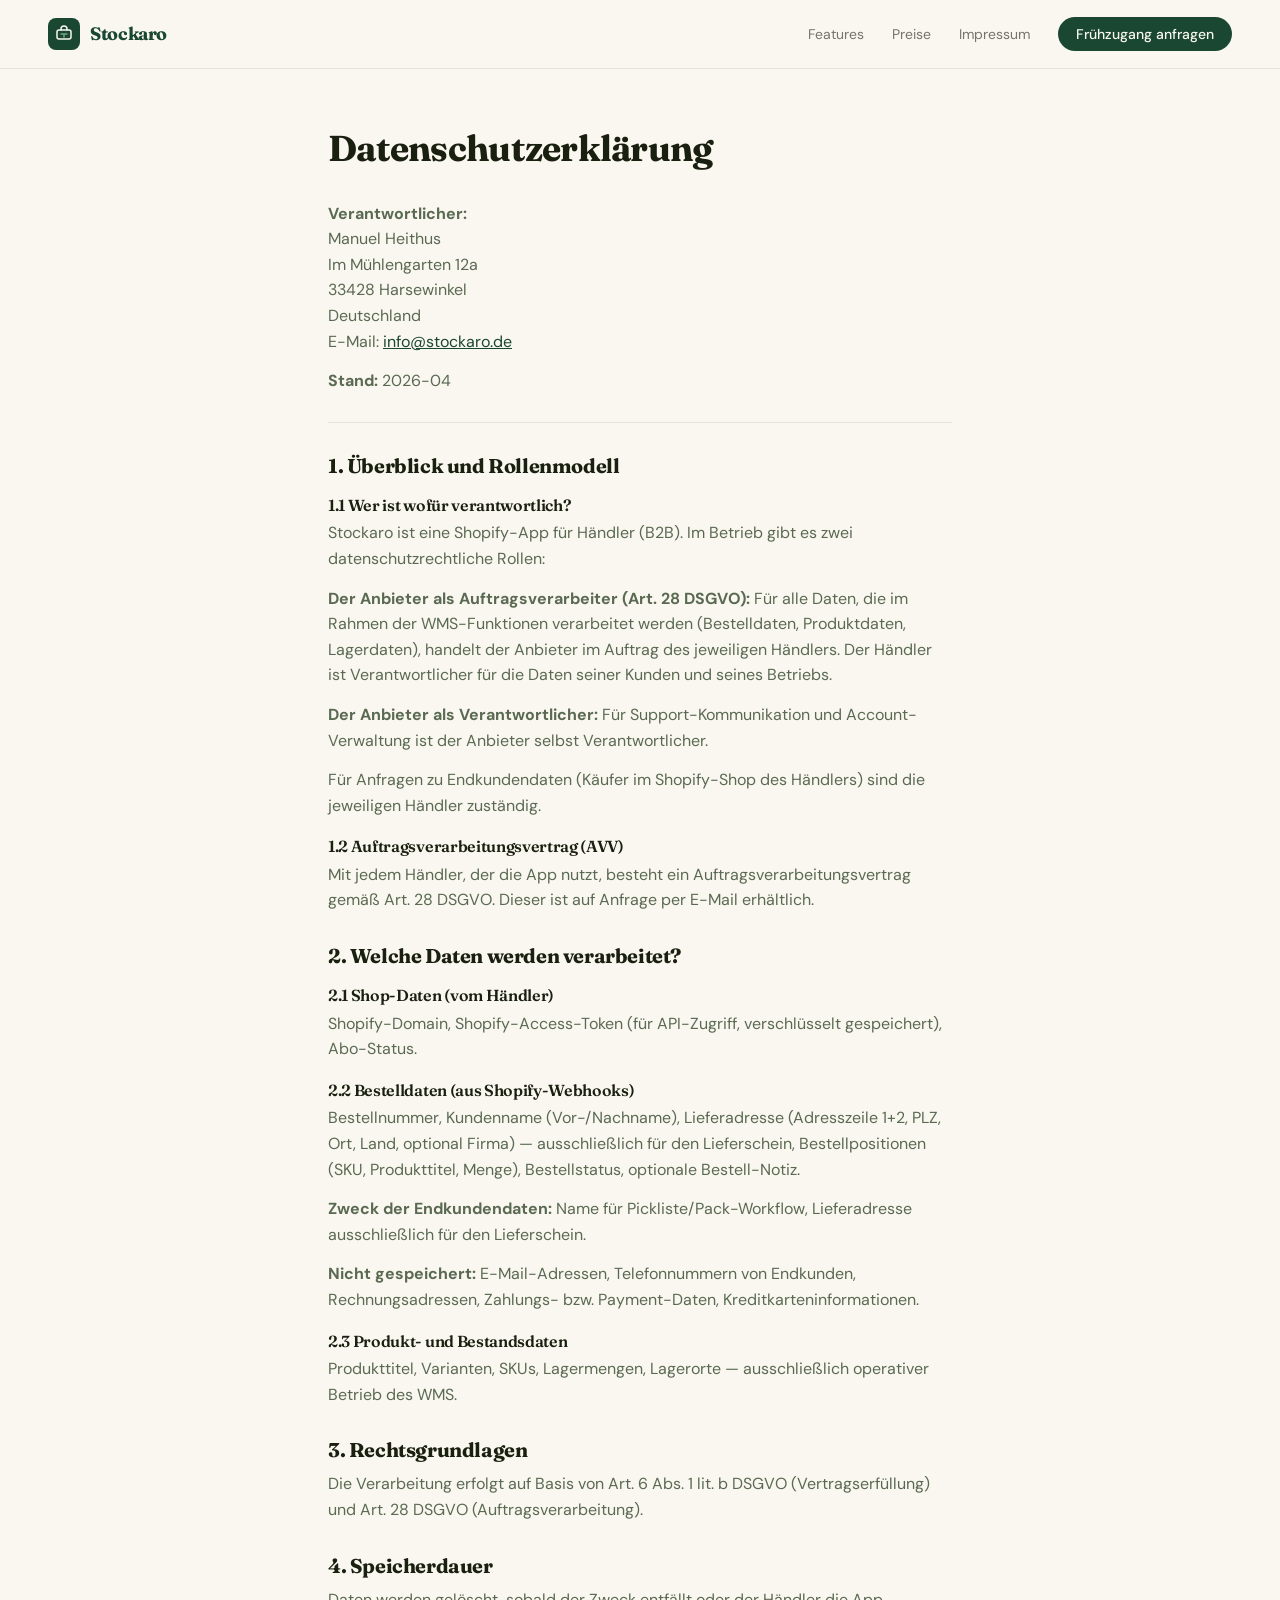
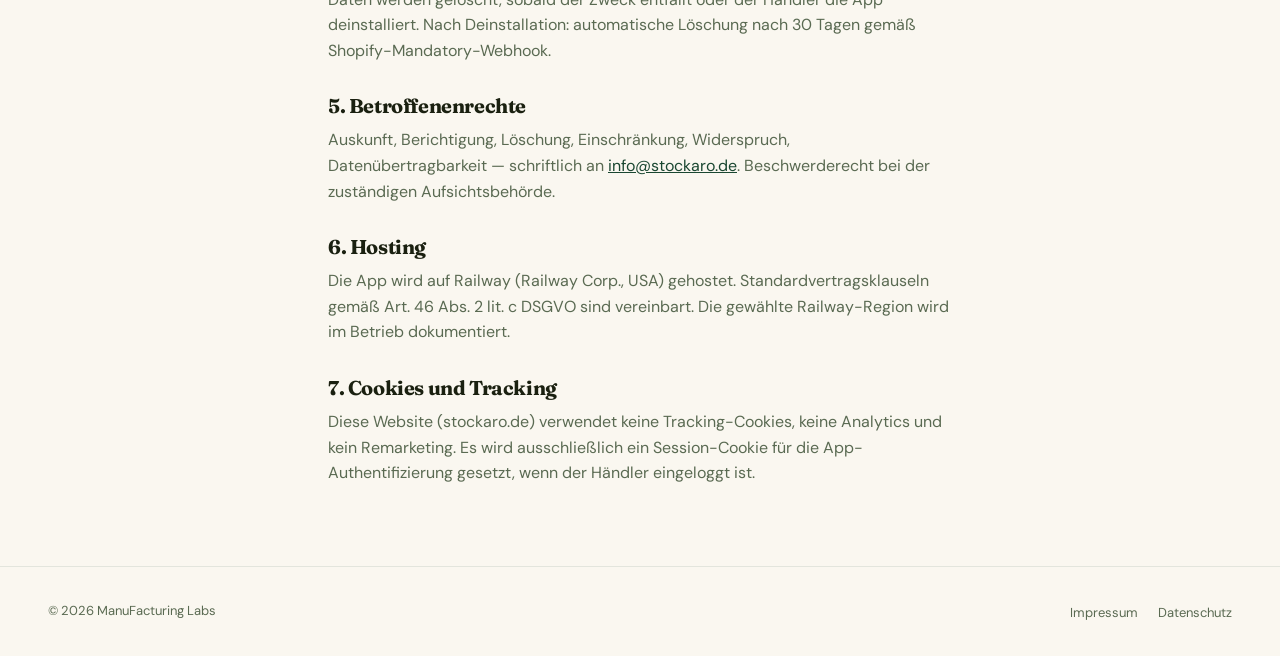
<file: datenschutz.html>
<!DOCTYPE html>
<html lang="de">
<head>
  <meta charset="UTF-8">
  <meta name="viewport" content="width=device-width, initial-scale=1.0">
  <title>Datenschutz — Stockaro</title>
  <link rel="preconnect" href="https://fonts.googleapis.com">
  <link rel="preconnect" href="https://fonts.gstatic.com" crossorigin>
  <link href="https://fonts.googleapis.com/css2?family=Fraunces:ital,opsz,wght@0,9..144,700&family=DM+Sans:wght@300;400;500&display=swap" rel="stylesheet">
  <link rel="stylesheet" href="assets/style.css">
  <script src="assets/config.js"></script>
  <script src="assets/vendor.js" defer></script>
</head>
<body>

<nav class="site-nav">
  <a href="/" class="nav-logo">
    <div class="nav-logo-mark">
      <svg width="18" height="18" viewBox="0 0 18 18" fill="none">
        <rect x="2" y="5" width="14" height="9" rx="2" stroke="#faf7f0" stroke-width="1.5"/>
        <path d="M6 5V4a3 3 0 016 0v1" stroke="#faf7f0" stroke-width="1.5" stroke-linecap="round"/>
        <path d="M6 9h6M9 9v3" stroke="#74a57f" stroke-width="1.5" stroke-linecap="round"/>
      </svg>
    </div>
    <span class="nav-logo-name" data-config="appName">Stockaro</span>
  </a>
  <ul class="nav-links">
    <li><a href="index.html#features">Features</a></li>
    <li class="nav-pricing-link"><a href="index.html#preise">Preise</a></li>
    <li><a href="impressum.html">Impressum</a></li>
    <li><a href="index.html" class="nav-cta" data-config-cta>Frühzugang anfragen</a></li>
  </ul>
</nav>

<div class="legal-wrap">
  <h1>Datenschutzerklärung</h1>

  <p>
    <strong>Verantwortlicher:</strong><br>
    <span data-vendor="legalName"></span><br>
    <span data-vendor="addressBlock"></span><br>
    E-Mail: <a data-vendor-href="email" href="#"><span data-vendor="email"></span></a>
  </p>
  <p><strong>Stand:</strong> 2026-04</p>

  <hr>

  <h2>1. Überblick und Rollenmodell</h2>
  <h3>1.1 Wer ist wofür verantwortlich?</h3>
  <p>Stockaro ist eine Shopify-App für Händler (B2B). Im Betrieb gibt es zwei datenschutzrechtliche Rollen:</p>
  <p><strong>Der Anbieter als Auftragsverarbeiter (Art. 28 DSGVO):</strong> Für alle Daten, die im Rahmen der WMS-Funktionen verarbeitet werden (Bestelldaten, Produktdaten, Lagerdaten), handelt der Anbieter im Auftrag des jeweiligen Händlers. Der Händler ist Verantwortlicher für die Daten seiner Kunden und seines Betriebs.</p>
  <p><strong>Der Anbieter als Verantwortlicher:</strong> Für Support-Kommunikation und Account-Verwaltung ist der Anbieter selbst Verantwortlicher.</p>
  <p>Für Anfragen zu Endkundendaten (Käufer im Shopify-Shop des Händlers) sind die jeweiligen Händler zuständig.</p>

  <h3>1.2 Auftragsverarbeitungsvertrag (AVV)</h3>
  <p>Mit jedem Händler, der die App nutzt, besteht ein Auftragsverarbeitungsvertrag gemäß Art. 28 DSGVO. Dieser ist auf Anfrage per E-Mail erhältlich. <!-- TODO: Link auf finale Stockaro-Domain aktualisieren sobald stockaro.de/avv verfügbar ist --></p>

  <h2>2. Welche Daten werden verarbeitet?</h2>
  <h3>2.1 Shop-Daten (vom Händler)</h3>
  <p>Shopify-Domain, Shopify-Access-Token (für API-Zugriff, verschlüsselt gespeichert), Abo-Status.</p>

  <h3>2.2 Bestelldaten (aus Shopify-Webhooks)</h3>
  <p>Bestellnummer, Kundenname (Vor-/Nachname), Lieferadresse (Adresszeile 1+2, PLZ, Ort, Land, optional Firma) — ausschließlich für den Lieferschein, Bestellpositionen (SKU, Produkttitel, Menge), Bestellstatus, optionale Bestell-Notiz.</p>
  <p><strong>Zweck der Endkundendaten:</strong> Name für Pickliste/Pack-Workflow, Lieferadresse ausschließlich für den Lieferschein.</p>
  <p><strong>Nicht gespeichert:</strong> E-Mail-Adressen, Telefonnummern von Endkunden, Rechnungsadressen, Zahlungs- bzw. Payment-Daten, Kreditkarteninformationen.</p>

  <h3>2.3 Produkt- und Bestandsdaten</h3>
  <p>Produkttitel, Varianten, SKUs, Lagermengen, Lagerorte — ausschließlich operativer Betrieb des WMS.</p>

  <h2>3. Rechtsgrundlagen</h2>
  <p>Die Verarbeitung erfolgt auf Basis von Art. 6 Abs. 1 lit. b DSGVO (Vertragserfüllung) und Art. 28 DSGVO (Auftragsverarbeitung).</p>

  <h2>4. Speicherdauer</h2>
  <p>Daten werden gelöscht, sobald der Zweck entfällt oder der Händler die App deinstalliert. Nach Deinstallation: automatische Löschung nach 30 Tagen gemäß Shopify-Mandatory-Webhook.</p>

  <h2>5. Betroffenenrechte</h2>
  <p>Auskunft, Berichtigung, Löschung, Einschränkung, Widerspruch, Datenübertragbarkeit — schriftlich an <a data-vendor-href="email" href="#"><span data-vendor="email"></span></a>. Beschwerderecht bei der zuständigen Aufsichtsbehörde.</p>

  <h2>6. Hosting</h2>
  <p>Die App wird auf Railway (Railway Corp., USA) gehostet. Standardvertragsklauseln gemäß Art. 46 Abs. 2 lit. c DSGVO sind vereinbart. Die gewählte Railway-Region wird im Betrieb dokumentiert.</p>

  <h2>7. Cookies und Tracking</h2>
  <p>Diese Website (stockaro.de) verwendet keine Tracking-Cookies, keine Analytics und kein Remarketing. Es wird ausschließlich ein Session-Cookie für die App-Authentifizierung gesetzt, wenn der Händler eingeloggt ist.</p>
</div>

<footer class="site-footer">
  <p class="footer-copy">
    © <span data-config="year"></span> <span data-config="vendorName">ManuFacturing Labs</span>
  </p>
  <ul class="footer-links">
    <li><a href="impressum.html">Impressum</a></li>
    <li><a href="datenschutz.html">Datenschutz</a></li>
  </ul>
</footer>

<script>
(function () {
  var cfg = SITE_CONFIG;
  // <meta> tags require setAttribute('content') — all others use textContent
  document.querySelectorAll('[data-config]').forEach(function (el) {
    var key = el.getAttribute('data-config');
    if (cfg[key] === undefined) return;
    if (el.tagName === 'META') { el.setAttribute('content', cfg[key]); }
    else { el.textContent = cfg[key]; }
  });
  document.title = document.title.replace('Stockaro', cfg.appName);
  var ctaText = cfg.ctaLabel[cfg.launchStatus];
  var ctaUrl  = cfg.ctaUrl[cfg.launchStatus];
  document.querySelectorAll('[data-config-cta]').forEach(function (el) {
    el.href = ctaUrl; el.textContent = ctaText;
  });
  if (!cfg.showPricing) {
    var navPricingLink = document.querySelector('.nav-pricing-link');
    if (navPricingLink) navPricingLink.style.display = 'none';
  }
})();
</script>

</body>
</html>
</file>
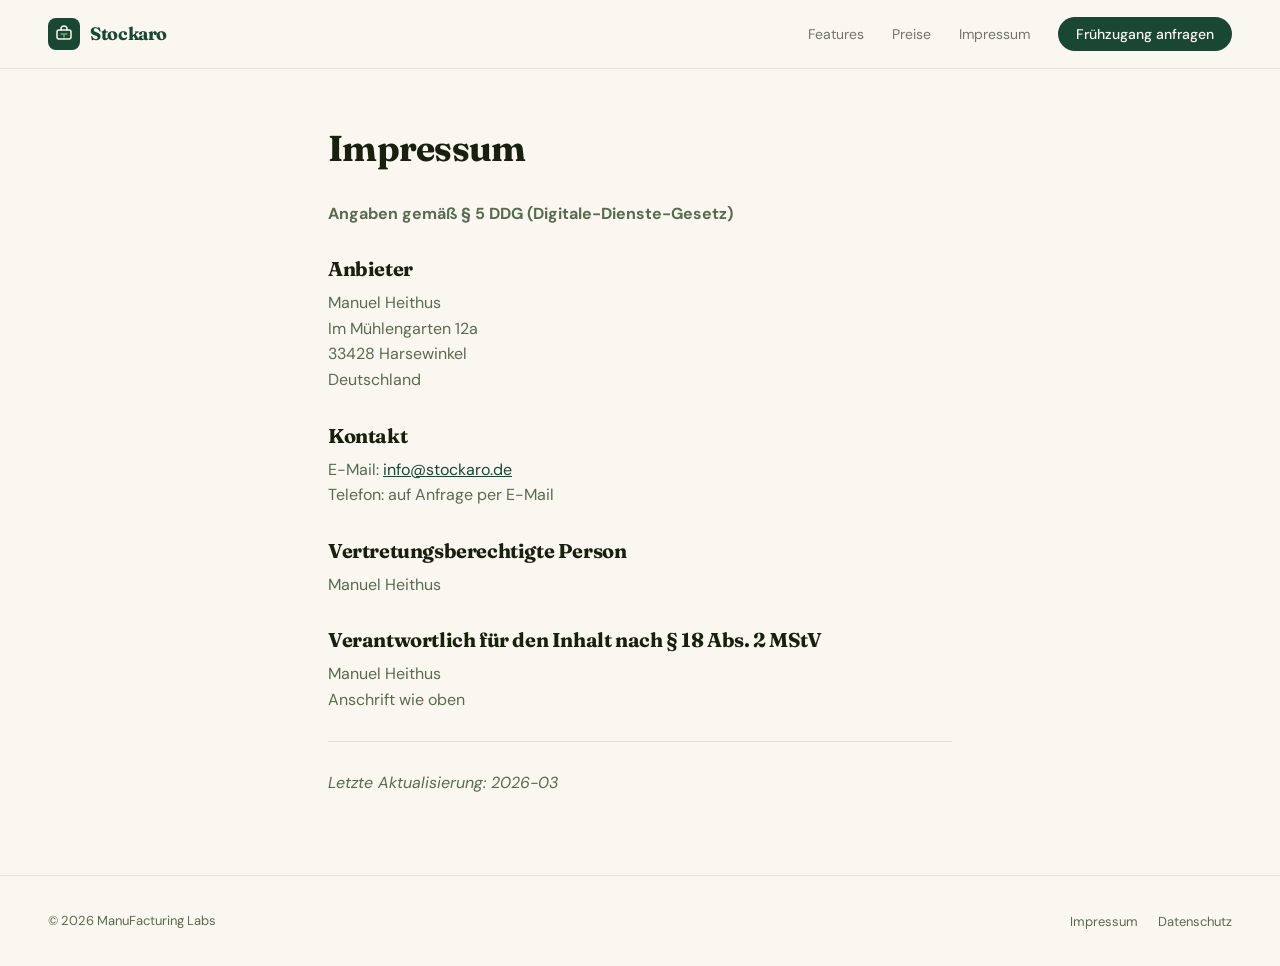
<file: impressum.html>
<!DOCTYPE html>
<html lang="de">
<head>
  <meta charset="UTF-8">
  <meta name="viewport" content="width=device-width, initial-scale=1.0">
  <title>Impressum — Stockaro</title>
  <link rel="preconnect" href="https://fonts.googleapis.com">
  <link rel="preconnect" href="https://fonts.gstatic.com" crossorigin>
  <link href="https://fonts.googleapis.com/css2?family=Fraunces:ital,opsz,wght@0,9..144,700&family=DM+Sans:wght@300;400;500&display=swap" rel="stylesheet">
  <link rel="stylesheet" href="assets/style.css">
  <script src="assets/config.js"></script>
  <script src="assets/vendor.js" defer></script>
</head>
<body>

<nav class="site-nav">
  <a href="/" class="nav-logo">
    <div class="nav-logo-mark">
      <svg width="18" height="18" viewBox="0 0 18 18" fill="none">
        <rect x="2" y="5" width="14" height="9" rx="2" stroke="#faf7f0" stroke-width="1.5"/>
        <path d="M6 5V4a3 3 0 016 0v1" stroke="#faf7f0" stroke-width="1.5" stroke-linecap="round"/>
        <path d="M6 9h6M9 9v3" stroke="#74a57f" stroke-width="1.5" stroke-linecap="round"/>
      </svg>
    </div>
    <span class="nav-logo-name" data-config="appName">Stockaro</span>
  </a>
  <ul class="nav-links">
    <li><a href="index.html#features">Features</a></li>
    <li class="nav-pricing-link"><a href="index.html#preise">Preise</a></li>
    <li><a href="impressum.html">Impressum</a></li>
    <li><a href="index.html" class="nav-cta" data-config-cta>Frühzugang anfragen</a></li>
  </ul>
</nav>

<div class="legal-wrap">
  <h1>Impressum</h1>
  <p><strong>Angaben gemäß § 5 DDG (Digitale-Dienste-Gesetz)</strong></p>

  <h2>Anbieter</h2>
  <p>
    <span data-vendor="legalName"></span><br>
    <span data-vendor="addressBlock"></span>
  </p>

  <h2>Kontakt</h2>
  <p>
    E-Mail: <a data-vendor-href="email" href="#"><span data-vendor="email"></span></a><br>
    Telefon: <span data-vendor="phone"></span>
  </p>

  <h2>Vertretungsberechtigte Person</h2>
  <p><span data-vendor="representative"></span></p>

  <h2>Verantwortlich für den Inhalt nach § 18 Abs. 2 MStV</h2>
  <p>
    <span data-vendor="representative"></span><br>
    Anschrift wie oben
  </p>

  <hr>
  <p><em>Letzte Aktualisierung: 2026-03</em></p>
</div>

<footer class="site-footer">
  <p class="footer-copy">
    © <span data-config="year"></span> <span data-config="vendorName">ManuFacturing Labs</span>
  </p>
  <ul class="footer-links">
    <li><a href="impressum.html">Impressum</a></li>
    <li><a href="datenschutz.html">Datenschutz</a></li>
  </ul>
</footer>

<script>
(function () {
  var cfg = SITE_CONFIG;
  // <meta> tags require setAttribute('content') — all others use textContent
  document.querySelectorAll('[data-config]').forEach(function (el) {
    var key = el.getAttribute('data-config');
    if (cfg[key] === undefined) return;
    if (el.tagName === 'META') { el.setAttribute('content', cfg[key]); }
    else { el.textContent = cfg[key]; }
  });
  document.title = document.title.replace('Stockaro', cfg.appName);
  var ctaText = cfg.ctaLabel[cfg.launchStatus];
  var ctaUrl  = cfg.ctaUrl[cfg.launchStatus];
  document.querySelectorAll('[data-config-cta]').forEach(function (el) {
    el.href = ctaUrl;
    el.textContent = ctaText;
  });
  if (!cfg.showPricing) {
    var navPricingLink = document.querySelector('.nav-pricing-link');
    if (navPricingLink) navPricingLink.style.display = 'none';
  }
})();
</script>

</body>
</html>
</file>
<file: assets/style.css>
/* website/assets/style.css */
/* ─────────────────────────────────────────────────────────────────────────── */
/* Design tokens                                                               */
/* ─────────────────────────────────────────────────────────────────────────── */
*, *::before, *::after { box-sizing: border-box; margin: 0; padding: 0; }

:root {
  --forest:       #1a4731;
  --forest-light: #2d6a4f;
  --cream:        #faf7f0;
  --ink:          #1a2010;
  --sage:         #74a57f;
  --mist:         #e8f0e9;
  --gold:         #c9a84c;
  --text-muted:   #5a6a52;
  --border:       rgba(26,71,49,0.10);

  --font-display: 'Fraunces', Georgia, serif;
  --font-body:    'DM Sans', system-ui, sans-serif;

  --radius-sm:  8px;
  --radius-md:  16px;
  --radius-lg:  24px;
  --radius-pill: 100px;

  --shadow-card: 0 2px 12px rgba(26,71,49,0.08);
  --shadow-float: 0 20px 50px rgba(0,0,0,0.14);
}

html { scroll-behavior: smooth; }

body {
  background: var(--cream);
  color: var(--ink);
  font-family: var(--font-body);
  font-weight: 400;
  line-height: 1.6;
  font-size: 16px;
  -webkit-font-smoothing: antialiased;
}

/* ─── Typography ─────────────────────────────────────────────────────────── */
h1, h2, h3 {
  font-family: var(--font-display);
  letter-spacing: -0.02em;
  line-height: 1.1;
}

/* ─── Buttons ────────────────────────────────────────────────────────────── */
.btn-primary {
  display: inline-flex;
  align-items: center;
  gap: 8px;
  background: var(--forest);
  color: var(--cream);
  padding: 13px 26px;
  border-radius: var(--radius-pill);
  font-family: var(--font-body);
  font-size: 15px;
  font-weight: 500;
  text-decoration: none;
  border: none;
  cursor: pointer;
  transition: background .2s, transform .15s;
}
.btn-primary:hover { background: var(--forest-light); transform: translateY(-1px); }

.btn-ghost {
  display: inline-flex;
  align-items: center;
  gap: 6px;
  color: var(--forest);
  font-size: 14px;
  font-weight: 500;
  text-decoration: none;
  opacity: .75;
  transition: opacity .2s;
  background: none;
  border: none;
  cursor: pointer;
  font-family: var(--font-body);
}
.btn-ghost:hover { opacity: 1; }

/* ─── Animations ─────────────────────────────────────────────────────────── */
@keyframes fadeSlideUp {
  from { opacity: 0; transform: translateY(28px); }
  to   { opacity: 1; transform: translateY(0); }
}

.animate-in {
  animation: fadeSlideUp .75s cubic-bezier(.22,1,.36,1) both;
}
.delay-1 { animation-delay: .08s; }
.delay-2 { animation-delay: .2s; }
.delay-3 { animation-delay: .34s; }
.delay-4 { animation-delay: .48s; }
.delay-5 { animation-delay: .62s; }

.reveal {
  opacity: 0;
  transform: translateY(18px);
  transition: opacity .65s cubic-bezier(.22,1,.36,1), transform .65s cubic-bezier(.22,1,.36,1);
}
.reveal.visible { opacity: 1; transform: none; }

/* ─── Nav ────────────────────────────────────────────────────────────────── */
.site-nav {
  display: flex;
  align-items: center;
  justify-content: space-between;
  padding: 18px 48px;
  position: sticky;
  top: 0;
  background: rgba(250,247,240,0.92);
  backdrop-filter: blur(12px);
  -webkit-backdrop-filter: blur(12px);
  border-bottom: 1px solid var(--border);
  z-index: 100;
}

.nav-logo {
  display: flex;
  align-items: center;
  gap: 10px;
  text-decoration: none;
}
.nav-logo-mark {
  width: 32px;
  height: 32px;
  background: var(--forest);
  border-radius: var(--radius-sm);
  display: flex;
  align-items: center;
  justify-content: center;
  flex-shrink: 0;
}
.nav-logo-mark svg { display: block; }
.nav-logo-name {
  font-family: var(--font-display);
  font-weight: 700;
  font-size: 18px;
  color: var(--forest);
  letter-spacing: -0.02em;
}

.nav-links {
  display: flex;
  align-items: center;
  gap: 28px;
  list-style: none;
}
.nav-links a {
  text-decoration: none;
  color: var(--ink);
  font-size: 14px;
  font-weight: 400;
  opacity: .6;
  transition: opacity .2s;
}
.nav-links a:hover { opacity: 1; }
.nav-links .nav-cta {
  background: var(--forest);
  color: var(--cream) !important;
  opacity: 1 !important;
  padding: 8px 18px;
  border-radius: var(--radius-pill);
  font-weight: 500 !important;
}
.nav-links .nav-cta:hover { background: var(--forest-light); }

/* Hamburger */
.nav-hamburger {
  display: none;
  flex-direction: column;
  gap: 5px;
  background: none;
  border: none;
  cursor: pointer;
  padding: 4px;
  z-index: 101;
}
.nav-hamburger span {
  display: block;
  width: 22px;
  height: 2px;
  background: var(--forest);
  border-radius: 2px;
  transition: transform .25s cubic-bezier(.22,1,.36,1), opacity .2s;
}
.nav-hamburger.open span:nth-child(1) { transform: translateY(7px) rotate(45deg); }
.nav-hamburger.open span:nth-child(2) { opacity: 0; transform: scaleX(0); }
.nav-hamburger.open span:nth-child(3) { transform: translateY(-7px) rotate(-45deg); }

/* ─── Footer ─────────────────────────────────────────────────────────────── */
.site-footer {
  padding: 32px 48px;
  border-top: 1px solid var(--border);
  display: flex;
  align-items: center;
  justify-content: space-between;
  gap: 16px;
  flex-wrap: wrap;
}
.footer-copy {
  font-size: 13px;
  color: var(--text-muted);
}
.footer-links {
  display: flex;
  gap: 20px;
  list-style: none;
}
.footer-links a {
  font-size: 13px;
  color: var(--text-muted);
  text-decoration: none;
  transition: color .2s;
}
.footer-links a:hover { color: var(--forest); }

/* ─── Section helpers ────────────────────────────────────────────────────── */
.section-label {
  display: flex;
  align-items: center;
  gap: 8px;
  font-size: 11px;
  font-weight: 500;
  text-transform: uppercase;
  letter-spacing: .12em;
  color: var(--forest);
  margin-bottom: 14px;
}
.section-label::before {
  content: '';
  width: 20px;
  height: 1px;
  background: var(--forest);
  flex-shrink: 0;
}
.section-title {
  font-family: var(--font-display);
  font-size: clamp(28px, 4vw, 44px);
  font-weight: 700;
  margin-bottom: 48px;
  max-width: 520px;
}

/* ─── How it works ───────────────────────────────────────────────────────── */
.how-it-works {
  padding: 80px 48px;
  max-width: 960px;
  margin: 0 auto;
}
.how-grid {
  display: grid;
  grid-template-columns: repeat(3, 1fr);
  gap: 0;
  position: relative;
}
.how-connector {
  position: absolute;
  top: 27px;
  left: calc(33.33% / 2 + 28px);
  right: calc(33.33% / 2 + 28px);
  height: 1px;
  background: var(--border);
  z-index: 0;
}
.how-step {
  display: flex;
  flex-direction: column;
  align-items: flex-start;
  gap: 14px;
  padding: 0 28px 0 0;
}
.how-step:last-child { padding-right: 0; }
.how-num {
  width: 56px;
  height: 56px;
  background: var(--forest);
  color: var(--cream);
  border-radius: 50%;
  display: flex;
  align-items: center;
  justify-content: center;
  font-family: var(--font-display);
  font-size: 22px;
  font-weight: 700;
  position: relative;
  z-index: 1;
  flex-shrink: 0;
}
.how-step h3 {
  font-family: var(--font-display);
  font-size: 17px;
  font-weight: 700;
  margin-top: 4px;
}
.how-step p {
  font-size: 14px;
  color: var(--text-muted);
  line-height: 1.65;
}

/* ─── Features ───────────────────────────────────────────────────────────── */
.features { padding: 0 48px 80px; }
.features-inner { max-width: 1060px; margin: 0 auto; }
.features-grid {
  display: grid;
  grid-template-columns: repeat(3, 1fr);
  gap: 2px;
  background: var(--border);
  border-radius: var(--radius-lg);
  overflow: hidden;
}
.feature-card {
  background: var(--cream);
  padding: 28px 24px;
  transition: background .2s;
}
.feature-card:hover { background: #f0f7f2; }
.feature-icon {
  width: 40px;
  height: 40px;
  background: var(--mist);
  border-radius: var(--radius-sm);
  display: flex;
  align-items: center;
  justify-content: center;
  color: var(--forest);
  margin-bottom: 14px;
  flex-shrink: 0;
}
.feature-icon svg { display: block; }
.feature-name {
  font-family: var(--font-display);
  font-size: 17px;
  font-weight: 700;
  margin-bottom: 6px;
}
.feature-desc { font-size: 13px; color: var(--text-muted); line-height: 1.6; }

/* ─── Social proof ───────────────────────────────────────────────────────── */
.social-proof {
  background: var(--mist);
  padding: 72px 48px;
}
.social-proof-inner {
  max-width: 680px;
  margin: 0 auto;
  display: flex;
  flex-direction: column;
  align-items: center;
  text-align: center;
  gap: 20px;
}
.quote-stars {
  display: flex;
  gap: 4px;
  color: var(--gold);
}
.quote-text {
  font-family: var(--font-display);
  font-size: clamp(19px, 2.8vw, 26px);
  font-weight: 300;
  font-style: italic;
  line-height: 1.55;
  color: var(--ink);
  max-width: 560px;
}
.quote-author {
  display: flex;
  align-items: center;
  gap: 12px;
  margin-top: 4px;
}
.quote-avatar {
  width: 40px;
  height: 40px;
  background: var(--forest);
  border-radius: 50%;
  display: flex;
  align-items: center;
  justify-content: center;
  color: var(--cream);
  font-family: var(--font-display);
  font-size: 16px;
  font-weight: 700;
  flex-shrink: 0;
}
.quote-meta { text-align: left; }
.quote-name { font-size: 14px; font-weight: 500; color: var(--ink); }
.quote-role { font-size: 12px; color: var(--text-muted); margin-top: 2px; }

/* ─── Pricing ────────────────────────────────────────────────────────────── */
.pricing {
  background: var(--forest);
  padding: 80px 48px 100px;
  position: relative;
  overflow: hidden;
}
.pricing::before {
  content: '';
  position: absolute; inset: 0;
  background-image:
    linear-gradient(rgba(255,255,255,.03) 1px, transparent 1px),
    linear-gradient(90deg, rgba(255,255,255,.03) 1px, transparent 1px);
  background-size: 48px 48px;
}
.pricing-inner { max-width: 900px; margin: 0 auto; position: relative; z-index: 1; }
.pricing .section-label { color: var(--sage); }
.pricing .section-label::before { background: var(--sage); }
.pricing .section-title { color: var(--cream); }
.pricing-grid { display: grid; grid-template-columns: repeat(3, 1fr); gap: 16px; }
.plan-card {
  background: rgba(255,255,255,.06);
  border: 1px solid rgba(255,255,255,.10);
  border-radius: var(--radius-lg);
  padding: 28px 24px;
  transition: background .2s, transform .2s;
}
.plan-card:hover { background: rgba(255,255,255,.10); transform: translateY(-3px); }
.plan-card.featured { background: var(--cream); border-color: var(--cream); }
.plan-name {
  font-family: var(--font-display);
  font-size: 20px;
  font-weight: 700;
  color: var(--cream);
  margin-bottom: 3px;
}
.plan-card.featured .plan-name { color: var(--ink); }
.plan-desc { font-size: 12px; color: rgba(255,255,255,.45); margin-bottom: 18px; }
.plan-card.featured .plan-desc { color: #7a8a72; }
.plan-price {
  font-family: var(--font-display);
  font-size: 44px;
  font-weight: 900;
  color: var(--cream);
  line-height: 1;
}
.plan-card.featured .plan-price { color: var(--forest); }
.plan-price sup { font-size: 18px; font-weight: 400; vertical-align: top; margin-top: 6px; display: inline-block; }
.plan-period { font-size: 12px; color: rgba(255,255,255,.4); margin: 4px 0 18px; }
.plan-card.featured .plan-period { color: #7a8a72; }
.plan-features { list-style: none; display: flex; flex-direction: column; gap: 8px; margin-bottom: 22px; }
.plan-features li { font-size: 13px; color: rgba(255,255,255,.65); display: flex; gap: 8px; }
.plan-card.featured .plan-features li { color: #4a5a42; }
.plan-features li::before { content: '✓'; color: var(--sage); font-weight: 700; flex-shrink: 0; }
.plan-card.featured .plan-features li::before { color: var(--forest); }
.plan-btn {
  width: 100%; padding: 12px; border-radius: var(--radius-pill);
  border: 1px solid rgba(255,255,255,.2);
  background: transparent; color: rgba(255,255,255,.7);
  font-family: var(--font-body); font-size: 14px; font-weight: 500;
  cursor: pointer; transition: all .2s;
}
.plan-btn:hover { background: rgba(255,255,255,.1); color: #fff; }
.plan-card.featured .plan-btn { background: var(--forest); color: var(--cream); border-color: transparent; }
.plan-card.featured .plan-btn:hover { background: var(--forest-light); }
.pricing-note {
  text-align: center; font-size: 13px;
  color: rgba(255,255,255,.4);
  margin-top: 24px;
  position: relative; z-index: 1;
}

/* ─── Final CTA ──────────────────────────────────────────────────────────── */
.final-cta {
  padding: 80px 48px;
  text-align: center;
  border-top: 1px solid var(--border);
}
.final-cta-inner { max-width: 560px; margin: 0 auto; }
.final-cta h2 {
  font-family: var(--font-display);
  font-size: clamp(30px, 4vw, 46px);
  font-weight: 700;
  line-height: 1.08;
  margin-bottom: 16px;
}
.final-cta h2 em {
  font-style: italic;
  font-weight: 300;
  color: var(--forest);
}
.final-cta p {
  font-size: 16px;
  color: var(--text-muted);
  margin-bottom: 32px;
  line-height: 1.7;
}
.final-cta-note {
  margin-top: 16px;
  font-size: 12px;
  color: var(--text-muted);
}

/* ─── Hero mockup (CSS) ──────────────────────────────────────────────────── */
.hero-mockup {
  position: relative;
  z-index: 1;
}
.mockup-phone {
  width: 228px;
  background: #f5f5f5;
  border-radius: 36px;
  overflow: hidden;
  box-shadow: 0 48px 96px rgba(0,0,0,.55), 0 0 0 1px rgba(255,255,255,.12), inset 0 0 0 1px rgba(0,0,0,.08);
  transform: rotate(-3deg);
}
.mockup-notch {
  background: #1a1a1a;
  height: 28px;
  display: flex;
  align-items: center;
  justify-content: center;
}
.mockup-notch-pill {
  width: 80px;
  height: 10px;
  background: #111;
  border-radius: 100px;
  border: 1.5px solid #333;
}
.mockup-header {
  background: var(--forest);
  padding: 14px 16px 12px;
  color: var(--cream);
}
.mockup-header-row {
  display: flex;
  align-items: center;
  justify-content: space-between;
  margin-bottom: 2px;
}
.mockup-title {
  font-family: var(--font-display);
  font-size: 13px;
  font-weight: 700;
}
.mockup-badge-dot {
  width: 7px;
  height: 7px;
  background: var(--sage);
  border-radius: 50%;
}
.mockup-subtitle {
  font-size: 9px;
  opacity: .5;
  font-family: var(--font-body);
}
.mockup-body {
  padding: 12px;
  display: flex;
  flex-direction: column;
  gap: 7px;
  background: #f8f8f6;
}
.mockup-item {
  background: white;
  border-radius: 10px;
  padding: 9px 11px;
  display: flex;
  align-items: center;
  justify-content: space-between;
  box-shadow: 0 1px 3px rgba(0,0,0,.06);
}
.mockup-item-info {}
.mockup-item-name {
  font-size: 10px;
  font-weight: 500;
  color: var(--ink);
  font-family: var(--font-body);
}
.mockup-item-sku {
  font-size: 8.5px;
  color: #aaa;
  margin-top: 1px;
  font-family: var(--font-body);
}
.mockup-stock {
  font-size: 10px;
  font-weight: 700;
  padding: 3px 8px;
  border-radius: 100px;
  font-family: var(--font-body);
  white-space: nowrap;
}
.mockup-stock.ok  { background: #e8f5e9; color: #2e7d32; }
.mockup-stock.low { background: #fff3e0; color: #e65100; }
.mockup-stock.alert {
  background: #ffebee;
  color: #c62828;
  animation: pulse 2s ease-in-out infinite;
}
@keyframes pulse {
  0%, 100% { opacity: 1; }
  50%       { opacity: .55; }
}
.mockup-footer {
  background: white;
  padding: 10px 14px 12px;
  display: flex;
  justify-content: space-around;
  border-top: 1px solid #eee;
}
.mockup-tab {
  font-size: 8.5px;
  color: #bbb;
  display: flex;
  flex-direction: column;
  align-items: center;
  gap: 3px;
  font-family: var(--font-body);
}
.mockup-tab.active { color: var(--forest); font-weight: 500; }
.mockup-tab svg { display: block; }

/* ─── Legal pages ────────────────────────────────────────────────────────── */
.legal-wrap {
  max-width: 720px;
  margin: 60px auto 80px;
  padding: 0 48px;
}
.legal-wrap h1 {
  font-family: var(--font-display);
  font-size: 36px;
  font-weight: 700;
  margin-bottom: 32px;
}
.legal-wrap h2 {
  font-size: 20px;
  font-weight: 700;
  margin: 32px 0 10px;
}
.legal-wrap h3 {
  font-size: 16px;
  font-weight: 600;
  margin: 20px 0 6px;
}
.legal-wrap p { margin-bottom: 14px; color: var(--text-muted); }
.legal-wrap a { color: var(--forest); }
.legal-wrap hr { border: none; border-top: 1px solid var(--border); margin: 28px 0; }

/* ─── Responsive ─────────────────────────────────────────────────────────── */
@media (max-width: 768px) {
  .site-nav { padding: 14px 20px; }
  .nav-links {
    display: none;
    flex-direction: column;
    position: absolute;
    top: 100%;
    left: 0;
    right: 0;
    background: rgba(250,247,240,0.98);
    backdrop-filter: blur(12px);
    padding: 16px 20px 20px;
    border-bottom: 1px solid var(--border);
    gap: 12px;
    box-shadow: 0 8px 24px rgba(0,0,0,.08);
  }
  .nav-links.open { display: flex; }
  .nav-links a { font-size: 15px; opacity: .7; }
  .nav-links .nav-cta { text-align: center; padding: 11px 18px; }
  .nav-hamburger { display: flex; }

  .how-it-works { padding: 48px 20px; }
  .how-grid { grid-template-columns: 1fr; gap: 32px; }
  .how-connector { display: none; }
  .how-step { padding-right: 0; }

  .features { padding: 0 20px 60px; }
  .features-grid { grid-template-columns: 1fr; }

  .social-proof { padding: 52px 20px; }

  .pricing { padding: 60px 20px 80px; }
  .pricing-grid { grid-template-columns: 1fr; }

  .final-cta { padding: 60px 20px; }

  .site-footer { flex-direction: column; align-items: flex-start; padding: 24px 20px; }
  .legal-wrap { padding: 0 20px; }
}
</file>
